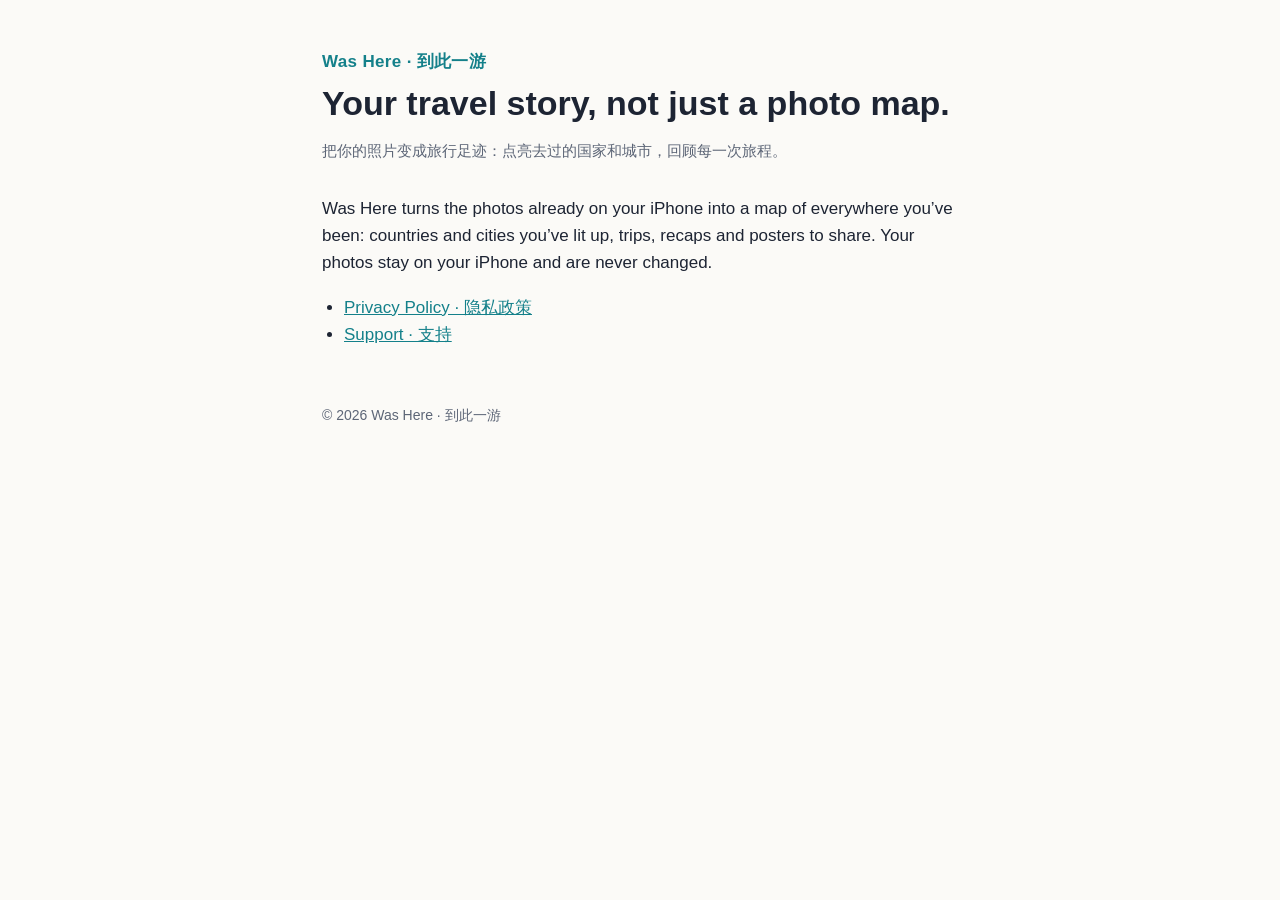
<file: index.html>
<!DOCTYPE html>
<html lang="en">
<head>
<meta charset="utf-8">
<meta name="viewport" content="width=device-width, initial-scale=1">
<title>Was Here · 到此一游</title>
<link rel="stylesheet" href="style.css">
</head>
<body>
<main>
<header>
  <span class="brand">Was Here · 到此一游</span>
  <h1>Your travel story, not just a photo map.</h1>
  <p class="muted">把你的照片变成旅行足迹：点亮去过的国家和城市，回顾每一次旅程。</p>
</header>
<p>Was Here turns the photos already on your iPhone into a map of everywhere you’ve been: countries and cities you’ve lit up, trips, recaps and posters to share. Your photos stay on your iPhone and are never changed.</p>
<ul>
  <li><a href="privacy.html">Privacy Policy · 隐私政策</a></li>
  <li><a href="support.html">Support · 支持</a></li>
</ul>
<footer>© 2026 Was Here · 到此一游</footer>
</main>
</body>
</html>
</file>
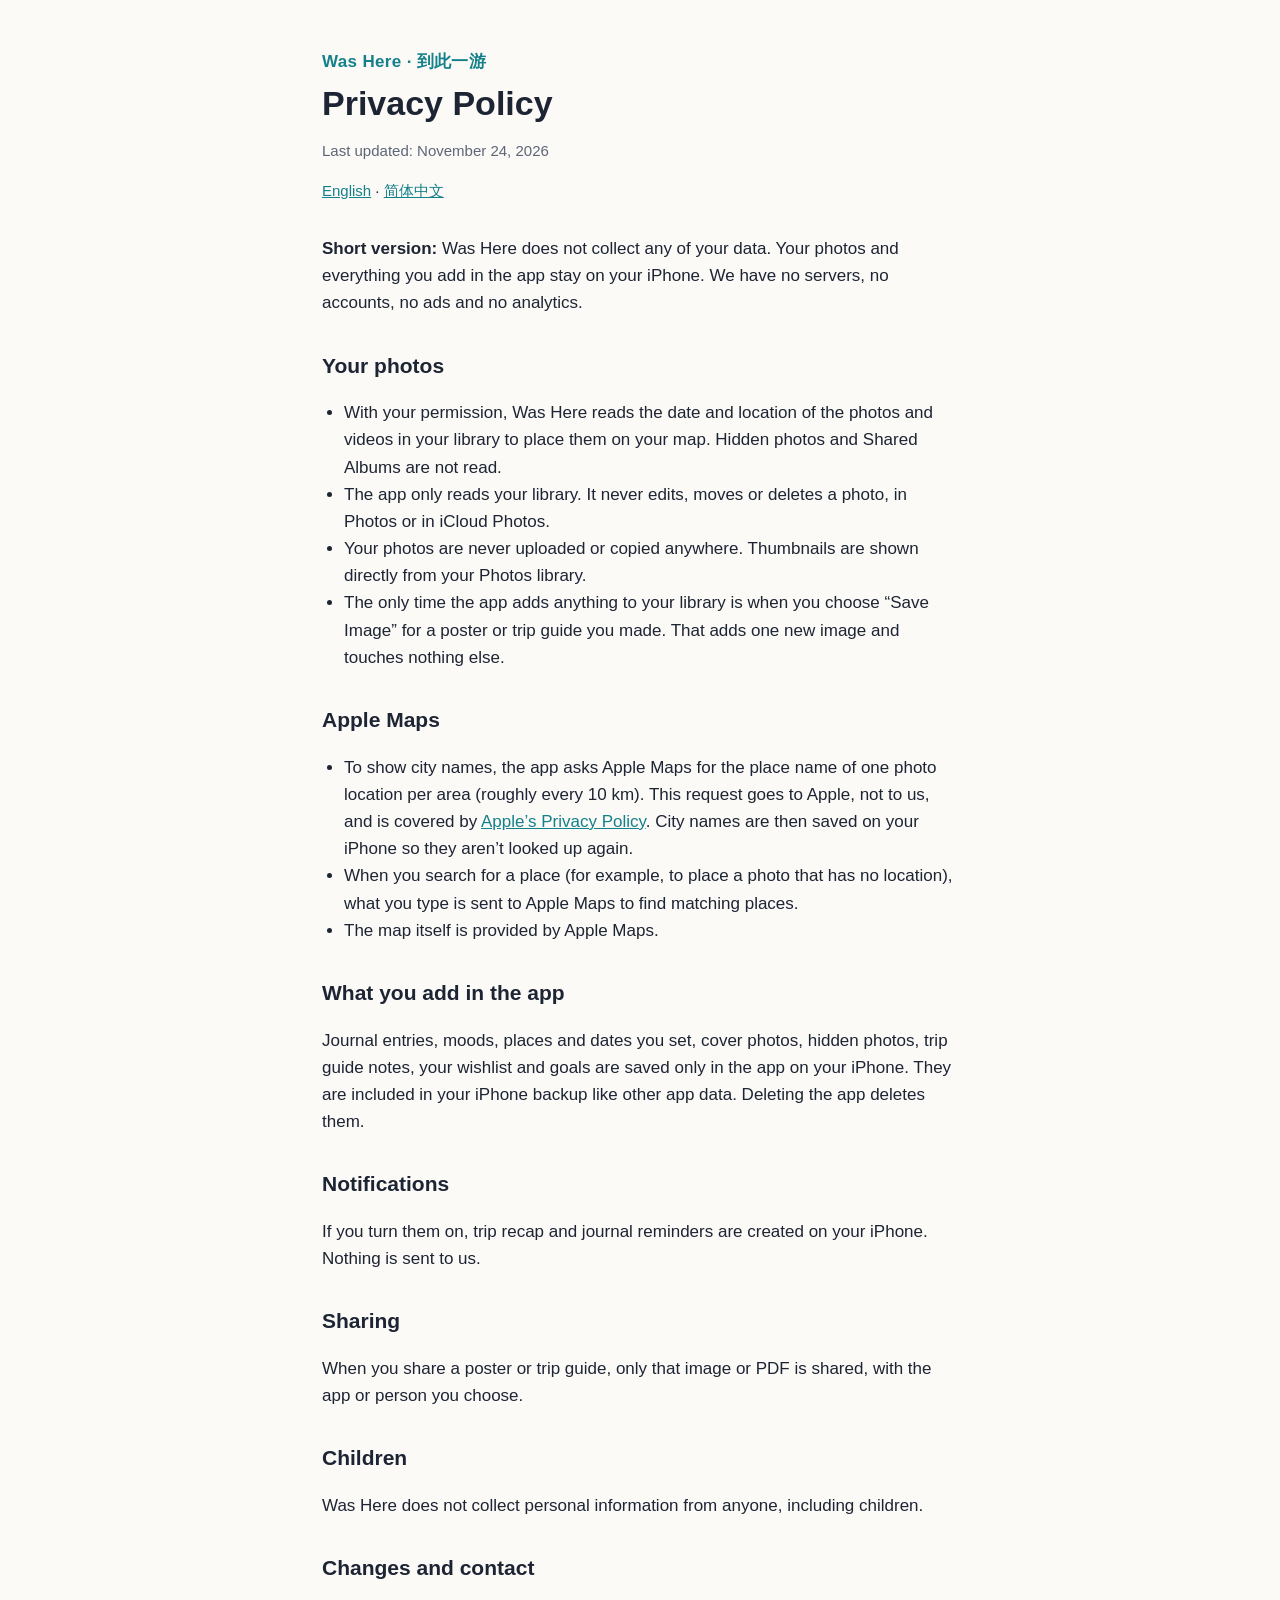
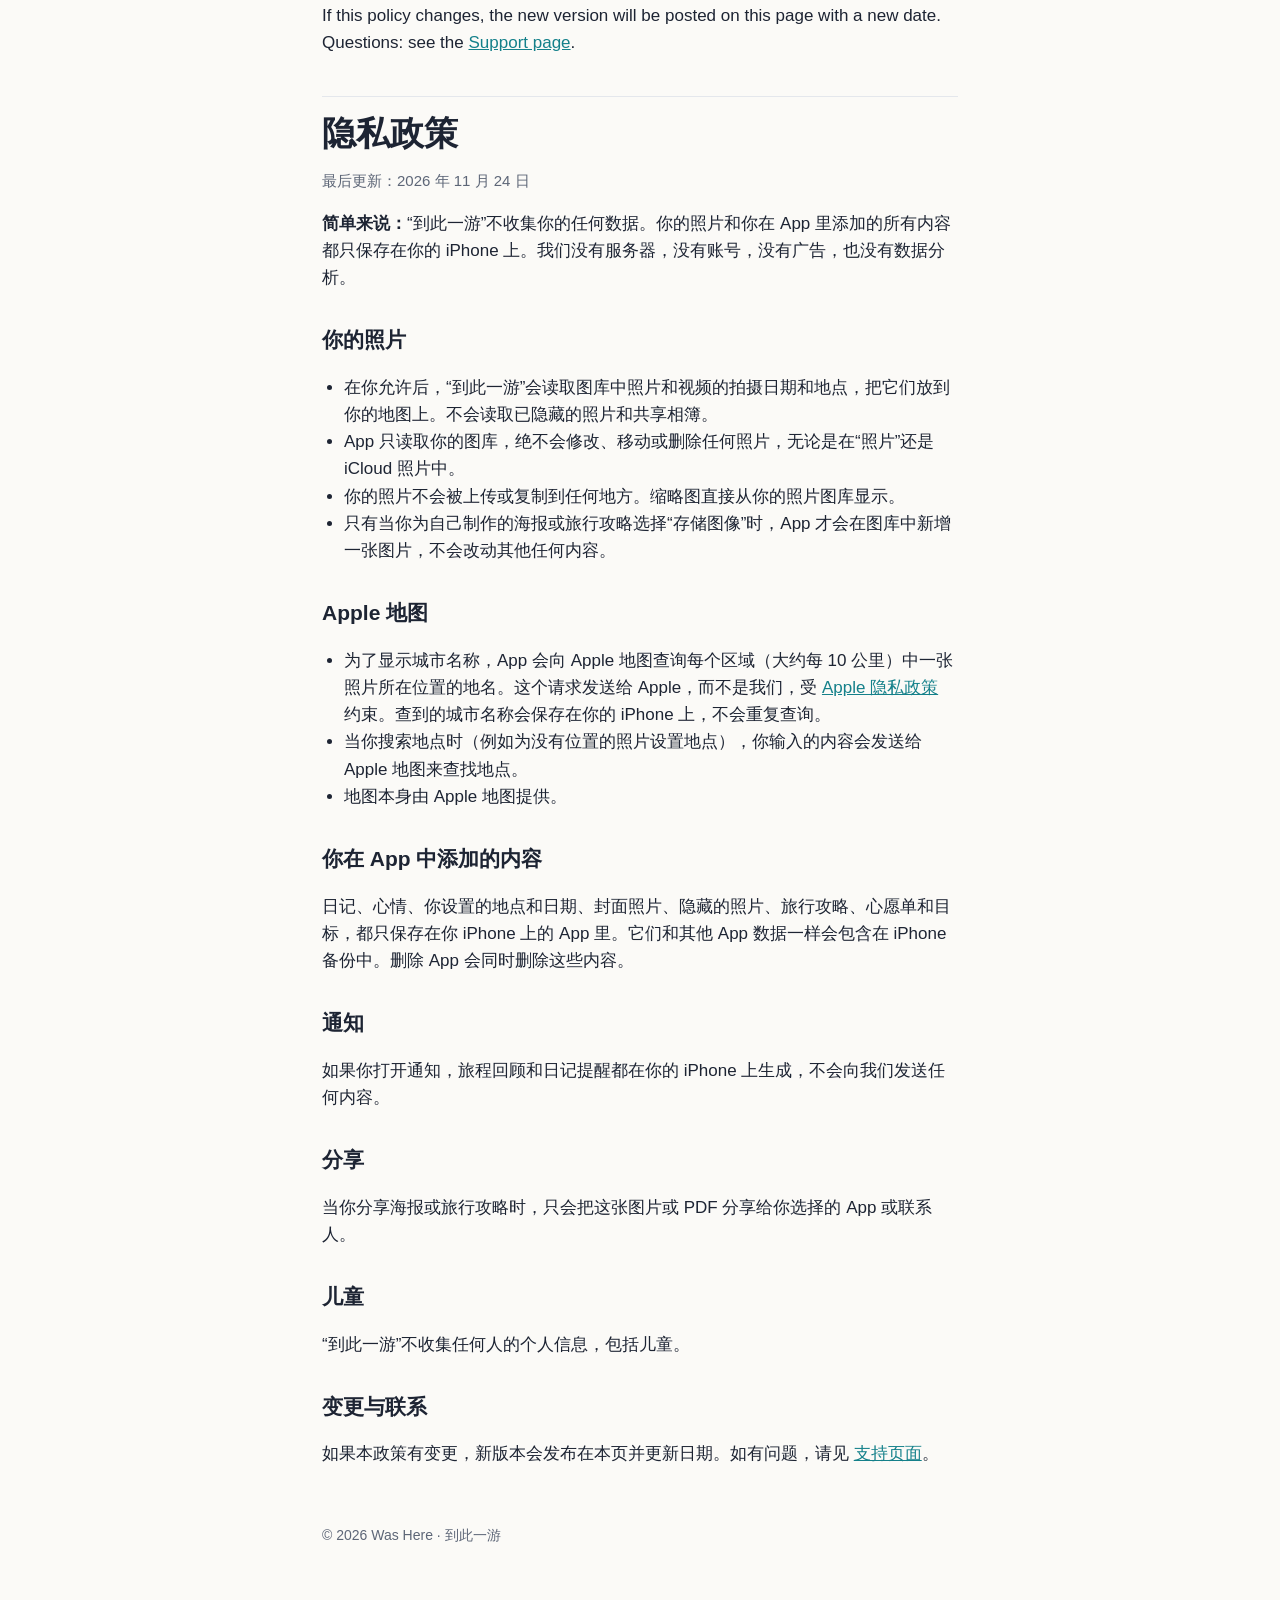
<file: privacy.html>
<!DOCTYPE html>
<html lang="en">
<head>
<meta charset="utf-8">
<meta name="viewport" content="width=device-width, initial-scale=1">
<title>Privacy Policy · Was Here</title>
<link rel="stylesheet" href="style.css">
</head>
<body>
<main>
<header>
  <a class="brand" href="./">Was Here · 到此一游</a>
  <h1>Privacy Policy</h1>
  <p class="muted">Last updated: November 24, 2026</p>
  <nav class="lang"><a href="#en">English</a> · <a href="#zh">简体中文</a></nav>
</header>

<section id="en">
<p><strong>Short version:</strong> Was Here does not collect any of your data. Your photos and everything you add in the app stay on your iPhone. We have no servers, no accounts, no ads and no analytics.</p>

<h2>Your photos</h2>
<ul>
  <li>With your permission, Was Here reads the date and location of the photos and videos in your library to place them on your map. Hidden photos and Shared Albums are not read.</li>
  <li>The app only reads your library. It never edits, moves or deletes a photo, in Photos or in iCloud Photos.</li>
  <li>Your photos are never uploaded or copied anywhere. Thumbnails are shown directly from your Photos library.</li>
  <li>The only time the app adds anything to your library is when you choose “Save Image” for a poster or trip guide you made. That adds one new image and touches nothing else.</li>
</ul>

<h2>Apple Maps</h2>
<ul>
  <li>To show city names, the app asks Apple Maps for the place name of one photo location per area (roughly every 10 km). This request goes to Apple, not to us, and is covered by <a href="https://www.apple.com/legal/privacy/">Apple’s Privacy Policy</a>. City names are then saved on your iPhone so they aren’t looked up again.</li>
  <li>When you search for a place (for example, to place a photo that has no location), what you type is sent to Apple Maps to find matching places.</li>
  <li>The map itself is provided by Apple Maps.</li>
</ul>

<h2>What you add in the app</h2>
<p>Journal entries, moods, places and dates you set, cover photos, hidden photos, trip guide notes, your wishlist and goals are saved only in the app on your iPhone. They are included in your iPhone backup like other app data. Deleting the app deletes them.</p>

<h2>Notifications</h2>
<p>If you turn them on, trip recap and journal reminders are created on your iPhone. Nothing is sent to us.</p>

<h2>Sharing</h2>
<p>When you share a poster or trip guide, only that image or PDF is shared, with the app or person you choose.</p>

<h2>Children</h2>
<p>Was Here does not collect personal information from anyone, including children.</p>

<h2>Changes and contact</h2>
<p>If this policy changes, the new version will be posted on this page with a new date. Questions: see the <a href="support.html">Support page</a>.</p>
</section>

<section class="lang" id="zh" lang="zh-Hans">
<h1>隐私政策</h1>
<p class="muted">最后更新：2026 年 11 月 24 日</p>
<p><strong>简单来说：</strong>“到此一游”不收集你的任何数据。你的照片和你在 App 里添加的所有内容都只保存在你的 iPhone 上。我们没有服务器，没有账号，没有广告，也没有数据分析。</p>

<h2>你的照片</h2>
<ul>
  <li>在你允许后，“到此一游”会读取图库中照片和视频的拍摄日期和地点，把它们放到你的地图上。不会读取已隐藏的照片和共享相簿。</li>
  <li>App 只读取你的图库，绝不会修改、移动或删除任何照片，无论是在“照片”还是 iCloud 照片中。</li>
  <li>你的照片不会被上传或复制到任何地方。缩略图直接从你的照片图库显示。</li>
  <li>只有当你为自己制作的海报或旅行攻略选择“存储图像”时，App 才会在图库中新增一张图片，不会改动其他任何内容。</li>
</ul>

<h2>Apple 地图</h2>
<ul>
  <li>为了显示城市名称，App 会向 Apple 地图查询每个区域（大约每 10 公里）中一张照片所在位置的地名。这个请求发送给 Apple，而不是我们，受 <a href="https://www.apple.com/legal/privacy/">Apple 隐私政策</a> 约束。查到的城市名称会保存在你的 iPhone 上，不会重复查询。</li>
  <li>当你搜索地点时（例如为没有位置的照片设置地点），你输入的内容会发送给 Apple 地图来查找地点。</li>
  <li>地图本身由 Apple 地图提供。</li>
</ul>

<h2>你在 App 中添加的内容</h2>
<p>日记、心情、你设置的地点和日期、封面照片、隐藏的照片、旅行攻略、心愿单和目标，都只保存在你 iPhone 上的 App 里。它们和其他 App 数据一样会包含在 iPhone 备份中。删除 App 会同时删除这些内容。</p>

<h2>通知</h2>
<p>如果你打开通知，旅程回顾和日记提醒都在你的 iPhone 上生成，不会向我们发送任何内容。</p>

<h2>分享</h2>
<p>当你分享海报或旅行攻略时，只会把这张图片或 PDF 分享给你选择的 App 或联系人。</p>

<h2>儿童</h2>
<p>“到此一游”不收集任何人的个人信息，包括儿童。</p>

<h2>变更与联系</h2>
<p>如果本政策有变更，新版本会发布在本页并更新日期。如有问题，请见 <a href="support.html">支持页面</a>。</p>
</section>

<footer>© 2026 Was Here · 到此一游</footer>
</main>
</body>
</html>
</file>
<file: style.css>
:root {
  --ink: #1d2433;
  --muted: #5d6677;
  --line: #e4e7ec;
  --teal: #14808a;
  --bg: #fbfaf7;
}
@media (prefers-color-scheme: dark) {
  :root { --ink: #e9ecf1; --muted: #9aa3b2; --line: #2b3240; --teal: #4fc3cc; --bg: #12161d; }
}
* { box-sizing: border-box; }
body {
  margin: 0;
  background: var(--bg);
  color: var(--ink);
  font: 17px/1.6 -apple-system, BlinkMacSystemFont, "SF Pro Text", "PingFang SC", "Helvetica Neue", sans-serif;
}
main { max-width: 680px; margin: 0 auto; padding: 48px 22px 72px; }
header { margin-bottom: 32px; }
.brand { font-weight: 700; color: var(--teal); letter-spacing: .02em; text-decoration: none; }
h1 { font-size: 34px; line-height: 1.2; margin: 8px 0 4px; }
h2 { font-size: 21px; margin: 32px 0 6px; }
p, li { color: var(--ink); }
.muted { color: var(--muted); font-size: 15px; }
nav.lang { margin: 16px 0 0; font-size: 15px; }
nav.lang a, a { color: var(--teal); }
section.lang { border-top: 1px solid var(--line); margin-top: 40px; padding-top: 8px; }
ul { padding-left: 22px; }
footer { margin-top: 56px; color: var(--muted); font-size: 14px; }
.card { border: 1px solid var(--line); border-radius: 14px; padding: 16px 18px; margin: 14px 0; }
</file>
